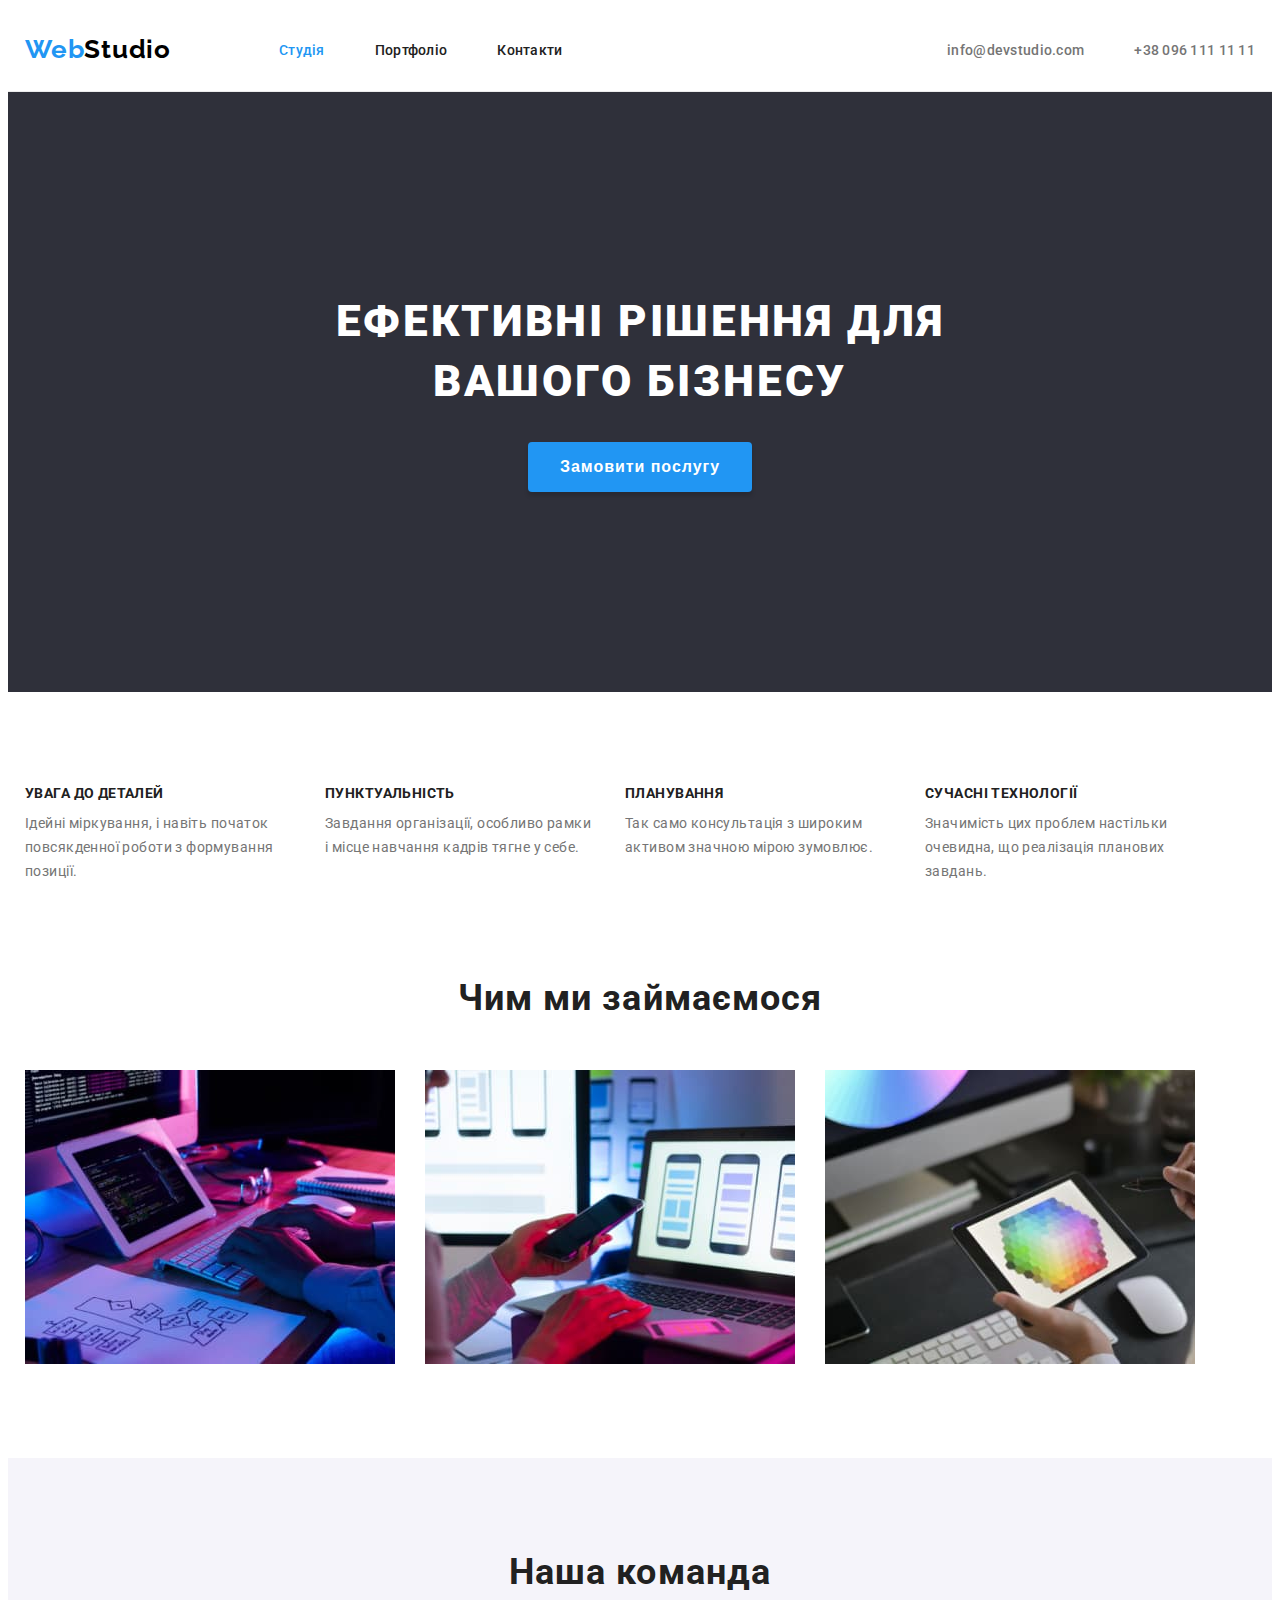
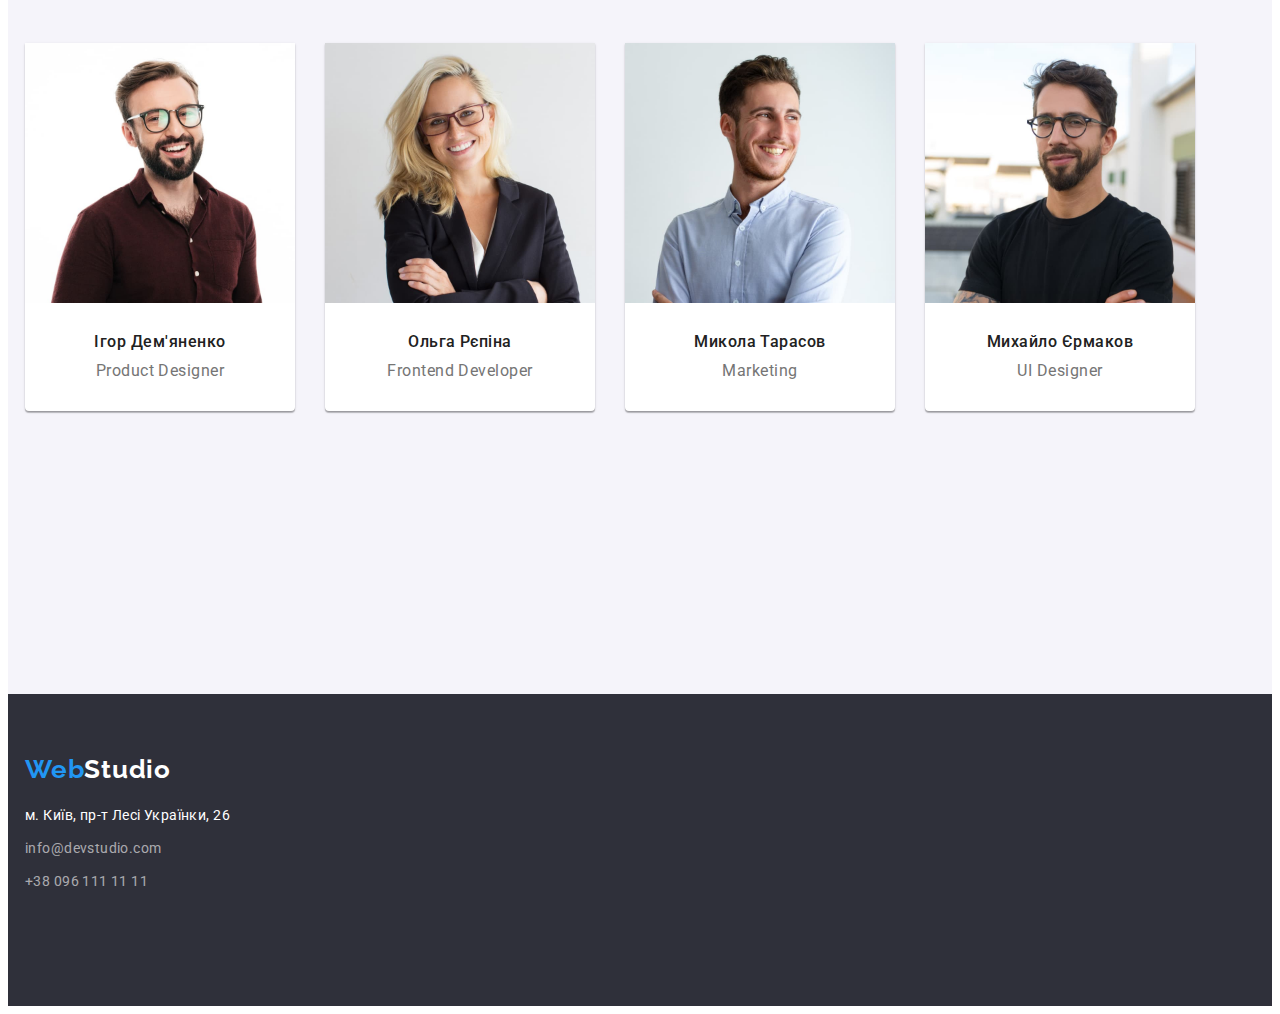
<file: index.html>
<!DOCTYPE html>
<html lang="en">
<head>
    <meta charset="UTF-8">
    <meta http-equiv="X-UA-Compatible" content="IE=edge">
    <meta name="viewport" content="width=device-width, initial-scale=1.0">
    <link rel="stylesheet" href="https://cdnjs.cloudflare.com/ajax/libs/modern-normalize/1.1.0/modern-normalize.min.css" integrity="sha512-wpPYUAdjBVSE4KJnH1VR1HeZfpl1ub8YT/NKx4PuQ5NmX2tKuGu6U/JRp5y+Y8XG2tV+wKQpNHVUX03MfMFn9Q==" crossorigin="anonymous" referrerpolicy="no-referrer" />
    <link rel="preconnect" href="https://fonts.googleapis.com">
    <link rel="preconnect" href="https://fonts.gstatic.com" crossorigin>
    <link href="https://fonts.googleapis.com/css2?family=Raleway:wght@700&family=Roboto:wght@400;500;700;900&display=swap" rel="stylesheet">
    <link href="./style/style.css" rel="stylesheet"/>
    <title>Веб-студія</title>
</head>
<body>
    <header class="header">
    <div class="header-container container">
            <div class="header-logo"><a class="logo link" href="index.html"><span class="web">Web</span>Studio</a></div>
        <nav class="navigator-menu">
            <div class="container"><ul class="navigator-list list">
            <li class="navigator-item"><a class="navigator-link link active" href="index.html">Студія</a></li>
            <li class="navigator-item"><a class="navigator-link link" href="portfolio.html">Портфоліо</a></li>
            <li class="navigator-item"><a class="navigator-link link" href="">Контакти</a></li>
        </ul></div>
        </nav>
        <ul class="header-contacts-list list">
            <li class="header-contacts-item"><a class="header-contacts-link link" href="mailto:info@devstudio.com">info@devstudio.com</a></li>
            <li class="header-contacts-item"><a class="header-contacts-link link" href="tel:+380961111111">+38 096 111 11 11</a></li>
        </ul>
    </div>
    </header>
    <main>
        <section class="hero">
            <div class="hero-container container"><h1 class="hero-title">Ефективні рішення для вашого бізнесу</h1>
            <button class="hero-btn" type="button">Замовити послугу</button>
        </div>
        </section>
        <section class="character section">    
        <div class="character-container container"><h2 class="visually-hidden">Про нас</h2>
            <ul class="character-list list">
                <li class="character-item">
                    <h3 class="character-title">Увага до деталей</h3>
                    <p class="character-text">Ідейні міркування, і навіть початок повсякденної роботи з формування позиції.</p>
                </li>
                <li>
                    <h3 class="character-title">Пунктуальність</h3>
                    <p class="character-text">Завдання організації, особливо рамки і місце навчання кадрів тягне у себе.</p>
                </li>
                <li>
                    <h3 class="character-title">Планування</h3>
                    <p class="character-text">Так само консультація з широким активом значною мірою зумовлює.</p>
                </li>
                <li>
                    <h3 class="character-title">Сучасні технології</h3>
                    <p class="character-text">Значимість цих проблем настільки очевидна, що реалізація планових завдань.</p>
                </li>
            </ul></div>
        </section>
        <section class="work section">
            <div class="container"><h2 class="work-title">Чим ми займаємося</h2>
            <ul class="work-list list">
                <li class="work-item"><img src="./images/main/work/box-1.jpg" alt="work" width="370" height="294"></li>
                <li class="work-item"><img src="./images/main/work/box-2.jpg" alt="work" width="370" height="294"></li>
                <li class="work-item"><img src="./images/main/work/box-3.jpg" alt="work" width="370" height="294"></li>
            </ul></div>
        </section>
        <section class="team section">
            <div class="container"><h2 class="team-title-h2">Наша команда</h2>
            <ul class="team-list list">
                <li class="team-item">
                    <img src="./images/main/team/team-1.jpg" alt="team" width="270" height="260">
                    <h3 class="team-title">Ігор Дем'яненко</h3>
                    <p class="team-text">Product Designer</p>
                </li>
                <li class="team-item">
                    <img src="./images/main/team/team-2.jpg" alt="team" width="270" height="260">
                    <h3 class="team-title">Ольга Рєпіна</h3>
                    <p class="team-text">Frontend Developer</p>
                </li>
                <li class="team-item">
                    <img src="./images/main/team/team-3.jpg" alt="team" width="270" height="260">
                    <h3 class="team-title">Микола Тарасов</h3>
                    <p class="team-text">Marketing</p>
                </li>
                <li class="team-item">
                    <img src="./images/main/team/team-4.jpg" alt="team" width="270" height="260">
                    <h3 class="team-title">Михайло Єрмаков</h3>
                    <p class="team-text">UI Designer</p>
                </li>
            </ul></div>
        </section>
    </main>
    <footer class="footer">
        <div class="footer-container container">
            <div class="footer-logo"><a class="logo link" href="index.html"><span class="web">Web</span><span class="studio">Studio</span></a></div>
        <adress>
            <ul class="footer-contacts-list list">
                <li class="footer-adress-item"><a class="footer-adress-link link" href="https://goo.gl/maps/XNjeUNWpdiMwEfmY7" target="_blank" rel="noreferrer noopener">м. Київ, пр-т Лесі Українки, 26</a></li>
                <li class="footer-contacts-item"><a class="footer-contacts-link link" href="mailto:info@devstudio.com">info@devstudio.com</a></li>
                <li class="footer-contacts-item"><a class="footer-contacts-link link" href="tel:+380961111111">+38 096 111 11 11</a></li>
            </ul>
        </adress></div>
    </footer>
</body>
</html>
</file>
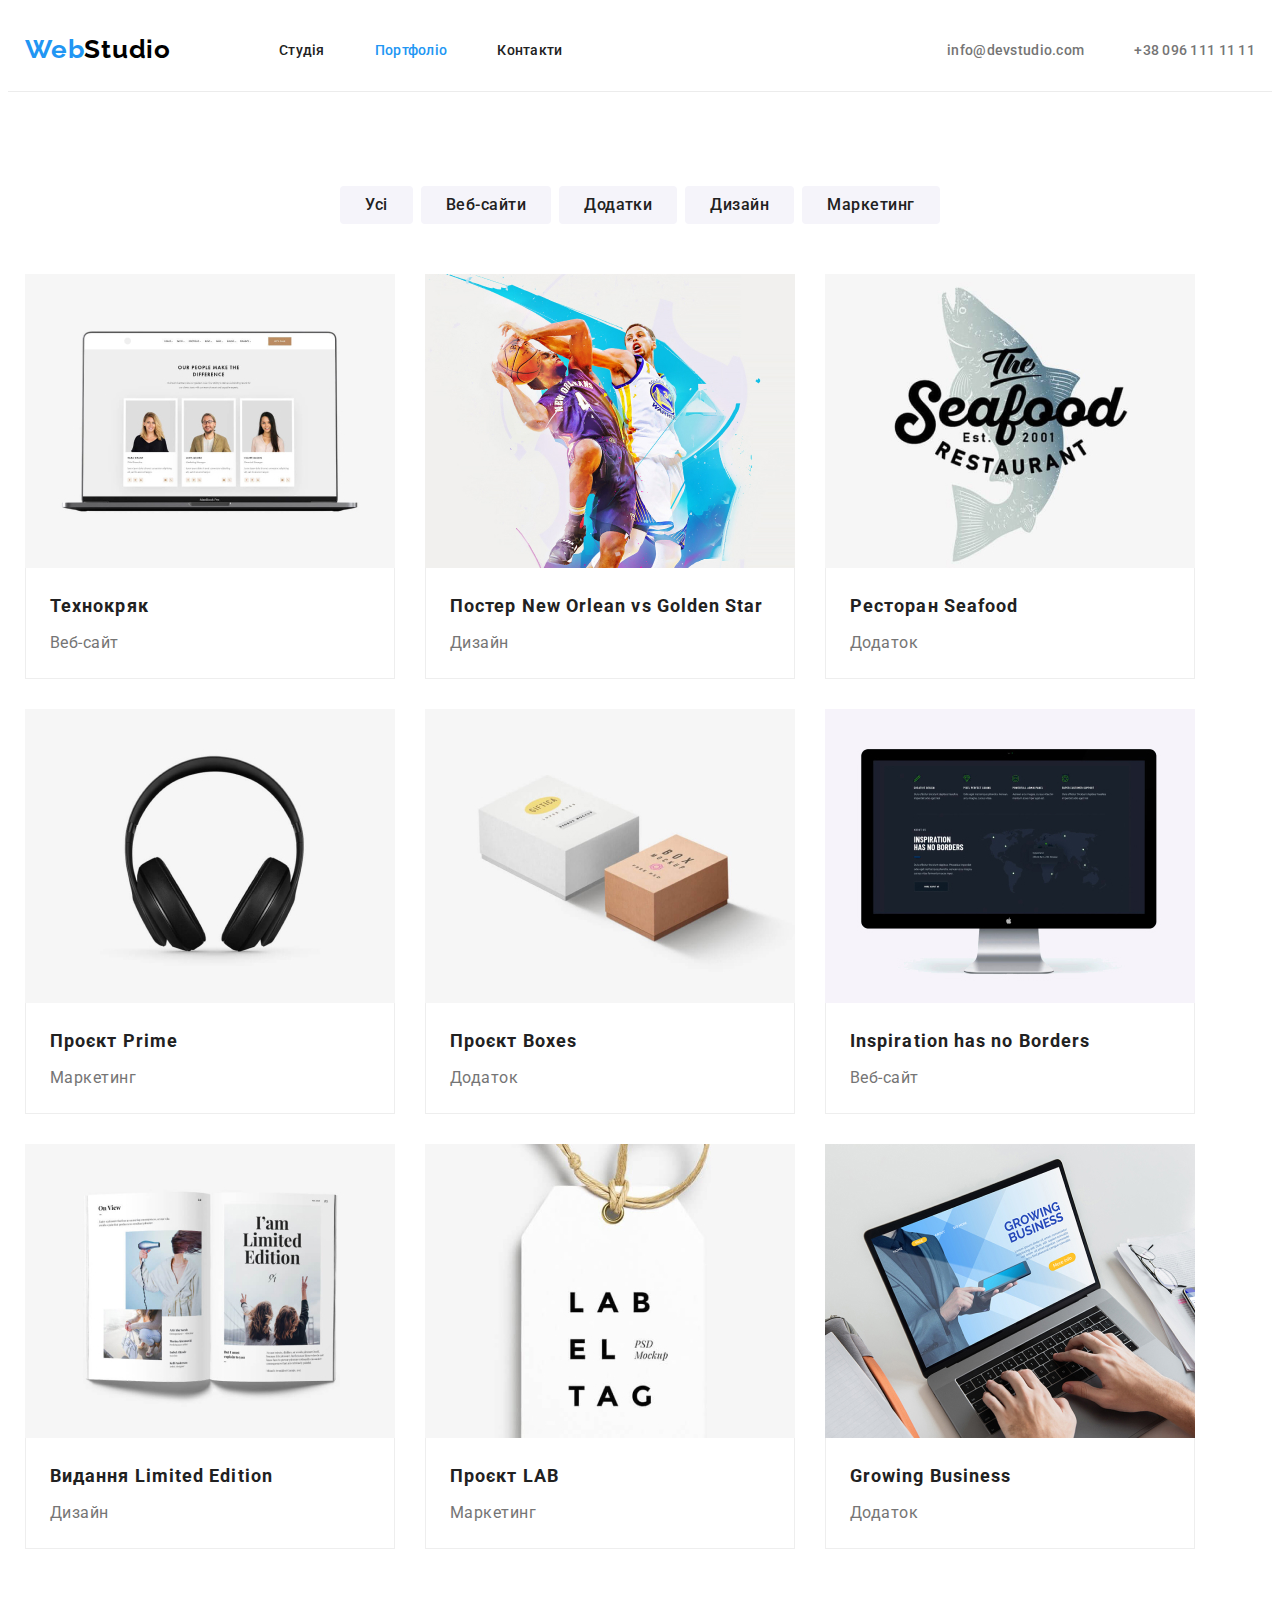
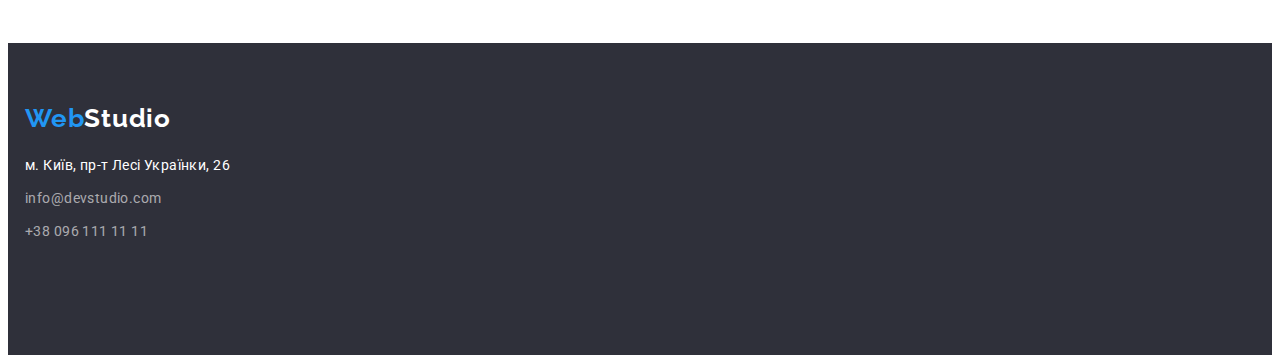
<file: portfolio.html>
<!DOCTYPE html>
<html lang="en">
<head>
    <meta charset="UTF-8">
    <meta http-equiv="X-UA-Compatible" content="IE=edge">
    <meta name="viewport" content="width=device-width, initial-scale=1.0">
    <link rel="stylesheet" href="https://cdnjs.cloudflare.com/ajax/libs/modern-normalize/1.1.0/modern-normalize.min.css" integrity="sha512-wpPYUAdjBVSE4KJnH1VR1HeZfpl1ub8YT/NKx4PuQ5NmX2tKuGu6U/JRp5y+Y8XG2tV+wKQpNHVUX03MfMFn9Q==" crossorigin="anonymous" referrerpolicy="no-referrer" />
    <link rel="preconnect" href="https://fonts.googleapis.com">
    <link rel="preconnect" href="https://fonts.gstatic.com" crossorigin>
    <link href="https://fonts.googleapis.com/css2?family=Raleway:wght@700&family=Roboto:wght@400;500;700;900&display=swap" rel="stylesheet">
    <link href="./style/style.css" rel="stylesheet"/>
    <title>Портфоліо</title>
</head>
<body>
    <header class="header">
        <div class="header-container container">
                <div class="header-logo"><a class="logo link" href="index.html"><span class="web">Web</span>Studio</a></div>
            <nav class="navigator-menu">
                <div class="container"><ul class="navigator-list list">
                <li class="navigator-item"><a class="navigator-link link" href="index.html">Студія</a></li>
                <li class="navigator-item"><a class="navigator-link link active" href="portfolio.html">Портфоліо</a></li>
                <li class="navigator-item"><a class="navigator-link link" href="">Контакти</a></li>
            </ul></div>
            </nav>
            <ul class="header-contacts-list list">
                <li class="header-contacts-item"><a class="header-contacts-link link" href="mailto:info@devstudio.com">info@devstudio.com</a></li>
                <li class="header-contacts-item"><a class="header-contacts-link link" href="tel:+380961111111">+38 096 111 11 11</a></li>
            </ul>
        </div>
        </header>
    <main>
        <section class="example-work section">
            <h2 class="visually-hidden">Приклади робіт</h2>
                <div class="container">
                <div><ul class="menu-btn-list list">
                <li class="btn-item"><button class="btn-btn" type="button">Усі</button></li>
                <li class="btn-item"><button class="btn-btn" type="button">Веб-сайти</button></li>
                <li class="btn-item"><button class="btn-btn" type="button">Додатки</button></li>
                <li class="btn-item"><button class="btn-btn" type="button">Дизайн</button></li>
                <li class="btn-item"><button class="btn-btn" type="button">Маркетинг</button></li>
            </ul></div>
                <div>                    
                <ul class="example-list list">
                <li class="example-item">
                    <img src="./images/portfolio/example-work/work-1.jpg" alt="example-work" width="370" height="294">
                    <div class="example-title-text"><h3 class="example-title">Технокряк</h3>
                    <p class="example-text">Веб-сайт</p></div>
                </li>
                <li class="example-item">
                    <img src="./images/portfolio/example-work/work-2.jpg" alt="example-work" width="370" height="294">
                    <div class="example-title-text"><h3 class="example-title">Постер New Orlean vs Golden Star</h3>
                    <p class="example-text">Дизайн</p></div>
                </li>
                <li class="example-item">
                    <img src="./images/portfolio/example-work/work-3.jpg" alt="example-work" width="370" height="294">
                    <div class="example-title-text"><h3 class="example-title">Ресторан Seafood</h3>
                    <p class="example-text">Додаток</p></div>
                </li>
                <li class="example-item">
                    <img src="./images/portfolio/example-work/work-4.jpg" alt="example-work" width="370" height="294">
                    <div class="example-title-text"><h3 class="example-title">Проєкт Prime</h3>
                    <p class="example-text">Маркетинг</p></div>
                </li>
                <li class="example-item">
                    <img src="./images/portfolio/example-work/work-5.jpg" alt="example-work" width="370" height="294">
                    <div class="example-title-text"><h3 class="example-title">Проєкт Boxes</h3>
                    <p class="example-text">Додаток</p></div>
                </li>
                <li class="example-item">
                    <img src="./images/portfolio/example-work/work-6.jpg" alt="example-work" width="370" height="294">
                    <div class="example-title-text"><h3 class="example-title">Inspiration has no Borders</h3>
                    <p class="example-text">Веб-сайт</p></div>
                </li>
                <li class="example-item">
                    <img src="./images/portfolio/example-work/work-7.jpg" alt="example-work" width="370" height="294">
                    <div class="example-title-text"><h3 class="example-title">Видання Limited Edition</h3>
                    <p class="example-text">Дизайн</p></div>
                </li>
                <li class="example-item">
                    <img src="./images/portfolio/example-work/work-8.jpg" alt="example-work" width="370" height="294">
                    <div class="example-title-text"><h3 class="example-title">Проєкт LAB</h3>
                    <p class="example-text">Маркетинг</p></div>
                </li>
                <li class="example-item">
                    <img src="./images/portfolio/example-work/work-9.jpg" alt="example-work" width="370" height="294">
                    <div class="example-title-text"><h3 class="example-title">Growing Business</h3>
                    <p class="example-text">Додаток</p></div>
                </li>
            </ul>
            </div>
        </section>
    </main>
    <footer class="footer">
        <div class="footer-container container">
            <div class="footer-logo"><a class="logo link" href="index.html"><span class="web">Web</span><span class="studio">Studio</span></a></div>
        <adress>
            <ul class="footer-contacts-list list">
                <li class="footer-adress-item"><a class="footer-adress-link link" href="https://goo.gl/maps/XNjeUNWpdiMwEfmY7" target="_blank" rel="noreferrer noopener">м. Київ, пр-т Лесі Українки, 26</a></li>
                <li class="footer-contacts-item"><a class="footer-contacts-link link" href="mailto:info@devstudio.com">info@devstudio.com</a></li>
                <li class="footer-contacts-item"><a class="footer-contacts-link link" href="tel:+380961111111">+38 096 111 11 11</a></li>
            </ul>
        </adress></div>
    </footer>
</body>
</html>
</file>
<file: style/style.css>
body {
    font-family: 'Roboto', sans-serif;
    color: black;
}
h1,
h2,
h3,
p {
    margin:0;
}
ul {
    margin: 0;
    padding-left: 0;
}
img {
    display: block;
}
button {
    cursor: pointer;
}
.link {
    text-decoration: none;
}
.list {
    list-style: none;
}
.visually-hidden {
    position: absolute;
    white-space: nowrap;
    width: 1px;
    height: 1px;
    overflow: hidden;
    border: 0;
    padding: 0;
    clip: rect(0 0 0 0);
    clip-path: inset(50%);
    margin: -1px;
  }
.container {
    width: 100%;
max-width: 1230px;
margin-left: auto;
margin-right: auto;
padding-left: 15px;
padding-right: 15px;
}
.section {
    padding-top: 94px;
    padding-bottom: 94px;
}
:root {
    --brand-color: #2196F3;
    --background-color: #2F303A;
    --text-color: #757575;
}
/* header */
.logo {
    font-family: 'Raleway';
font-weight: 700;
font-size: 26px;
line-height: 1.19;
letter-spacing: 0.03em;
color: black;
}
.web {
color: var(--brand-color);
}
.header {
    border-bottom: 1px solid #ECECEC;
}
.header-logo {
    padding-top: 24px;
    padding-bottom: 25px;
    margin-right: 93px;
}
.header-container {
    display: flex;
    align-items: center;
}
.navigator-list {
    display: flex;
    gap: 50px;
    padding: 32px 0;
}
.header-contacts-list {
    display: flex;
    gap: 50px;
    padding: 32px 0;
    justify-content: flex-end;
    margin-left: auto;
}
.navigator-link {
    font-weight: 500;
font-size: 14px;
line-height: 1.14;
letter-spacing: 0.02em;
color: #212121;
}
.header-contacts-link {
    font-weight: 500;
font-size: 14px;
line-height: 1.14;
letter-spacing: 0.02em;
color: var(--text-color);
}
.navigator-link:hover,
.navigator-link:focus {
    color: var(--brand-color);
}
.header-contacts-link:hover,
.header-contacts-link:focus {
    color: var(--brand-color)
}
.active {
    color: var(--brand-color)
}
/* hero */
.hero {
    background-color: var(--background-color);
}
.hero-container {
    display: flex;
    flex-direction: column;
    justify-content: center;
    align-items: center;
    height: 600px;
}
.hero-title {
    max-width: 696px;
    font-weight: 900;
font-size: 44px;
line-height: 1.36;
text-align: center;
letter-spacing: 0.06em;
text-transform: uppercase;
color: #FFFFFF;
margin-bottom: 30px;
}
.hero-btn {
    background: var(--brand-color);
box-shadow: 0px 4px 4px rgba(0, 0, 0, 0.15);
border-radius: 4px;
border: 0;
cursor: pointer;
font-weight: 700;
font-size: 16px;
line-height: 1.87;
align-items: center;
text-align: center;
letter-spacing: 0.06em;
color: #FFFFFF;
padding: 10px 32px;
min-width: 216px;
}
/* character */
.character-list {
    display: flex;
    gap: 30px;
}
.character-title {
    font-weight: 700;
font-size: 14px;
line-height: 1.14;
letter-spacing: 0.03em;
text-transform: uppercase;
color: #212121;
margin-bottom: 10px;
}
.character-text {
    font-size: 14px;
line-height: 1.71;
letter-spacing: 0.03em;
color: var(--text-color);
width: 270px;
}
/* work */
.work {
    padding-top: 0;
}
.work-list {
    display: flex;
    gap: 30px;
}
.work-title {
    font-weight: 700;
font-size: 36px;
line-height: 1.16;
text-align: center;
letter-spacing: 0.03em;
color: #212121;
margin-bottom: 50px;
}
/* team */
.team {
    background-color: #F5F4FA;
    height: 648px;
}
.team-list {
    display: flex;
}
.team-item {
    background: #FFFFFF;
box-shadow: 0px 1px 3px rgba(0, 0, 0, 0.12), 0px 1px 1px rgba(0, 0, 0, 0.14), 0px 2px 1px rgba(0, 0, 0, 0.2);
border-radius: 0px 0px 4px 4px;
}
.team-item:nth-child(1n+1) {
    margin-right: 30px;
}
.team-title-h2 {
    font-weight: 700;
font-size: 36px;
line-height: 1.16;
text-align: center;
letter-spacing: 0.03em;
color: #212121;
margin-bottom: 50px;
}
.team-title {
    font-weight: 500;
font-size: 16px;
line-height: 1.18;
text-align: center;
letter-spacing: 0.03em;
color: #212121;
padding-top: 30px;
margin-bottom: 10px;
}
.team-text {
    font-size: 16px;
line-height: 1.18;
text-align: center;
letter-spacing: 0.03em;
color: var(--text-color);
padding-bottom: 30px;
}
/* partfolio btn */
.menu-btn-list {
    display: flex;
    justify-content: center;
    gap: 8px;
    margin-bottom: 50px;
}
.btn-btn {
font-family: 'Roboto';
font-style: normal;
font-weight: 500;
font-size: 16px;
line-height: 1.62;
text-align: center;
letter-spacing: 0.03em;
color: #212121;
}
.btn-btn {
    background: #F5F4FA;
    border-radius: 4px;
    border: 0;
    padding: 6px 25px;
}
.menu-btn-list .btn-btn:hover,
.menu-btn-list .btn-btn:focus {
    color: white;
    background-color: var(--brand-color);
}
/* portfolio */
.example-list {
    display: flex;
    flex-wrap: wrap;
    gap: 30px;
}
.example-title-text {
    background: #FFFFFF;
    border: 1px solid #EEEEEE;
    border-top: 0;
    padding: 20px 24px;
}
.example-title {
    font-weight: 700;
font-size: 18px;
line-height: 2;
letter-spacing: 0.06em;
color: #212121;
margin-bottom: 4px;
/* padding-top: 20px;
padding-left: 24px; */
}
.example-text {
    font-size: 16px;
line-height: 1.88;
letter-spacing: 0.03em;
color: var(--text-color);
/* padding-bottom: 20px;
padding-left: 24px; */
}
/* footer */
.footer {
    background-color: var(--background-color);
    padding-top: 60px;
}
.footer-container {
    height: 252px;
}
.studio {
    color: #FFFFFF;
}
.footer-logo {
margin-bottom: 20px;
}
.footer-adress-item {
    margin-bottom: 9px;
}
.footer-adress-link {
    font-size: 14px;
line-height: 1.71;
letter-spacing: 0.03em;
color: #FFFFFF;
}
.footer-contacts-item:not(:last-child) {
    margin-bottom: 9px;
}
.footer-contacts-link {
font-size: 14px;
line-height: 1.71;
letter-spacing: 0.03em;
color: rgba(255, 255, 255, 0.6);

}
.footer-contacts-link:hover,
.footer-contacts-link:focus {
    color: var(--brand-color);
}
</file>
